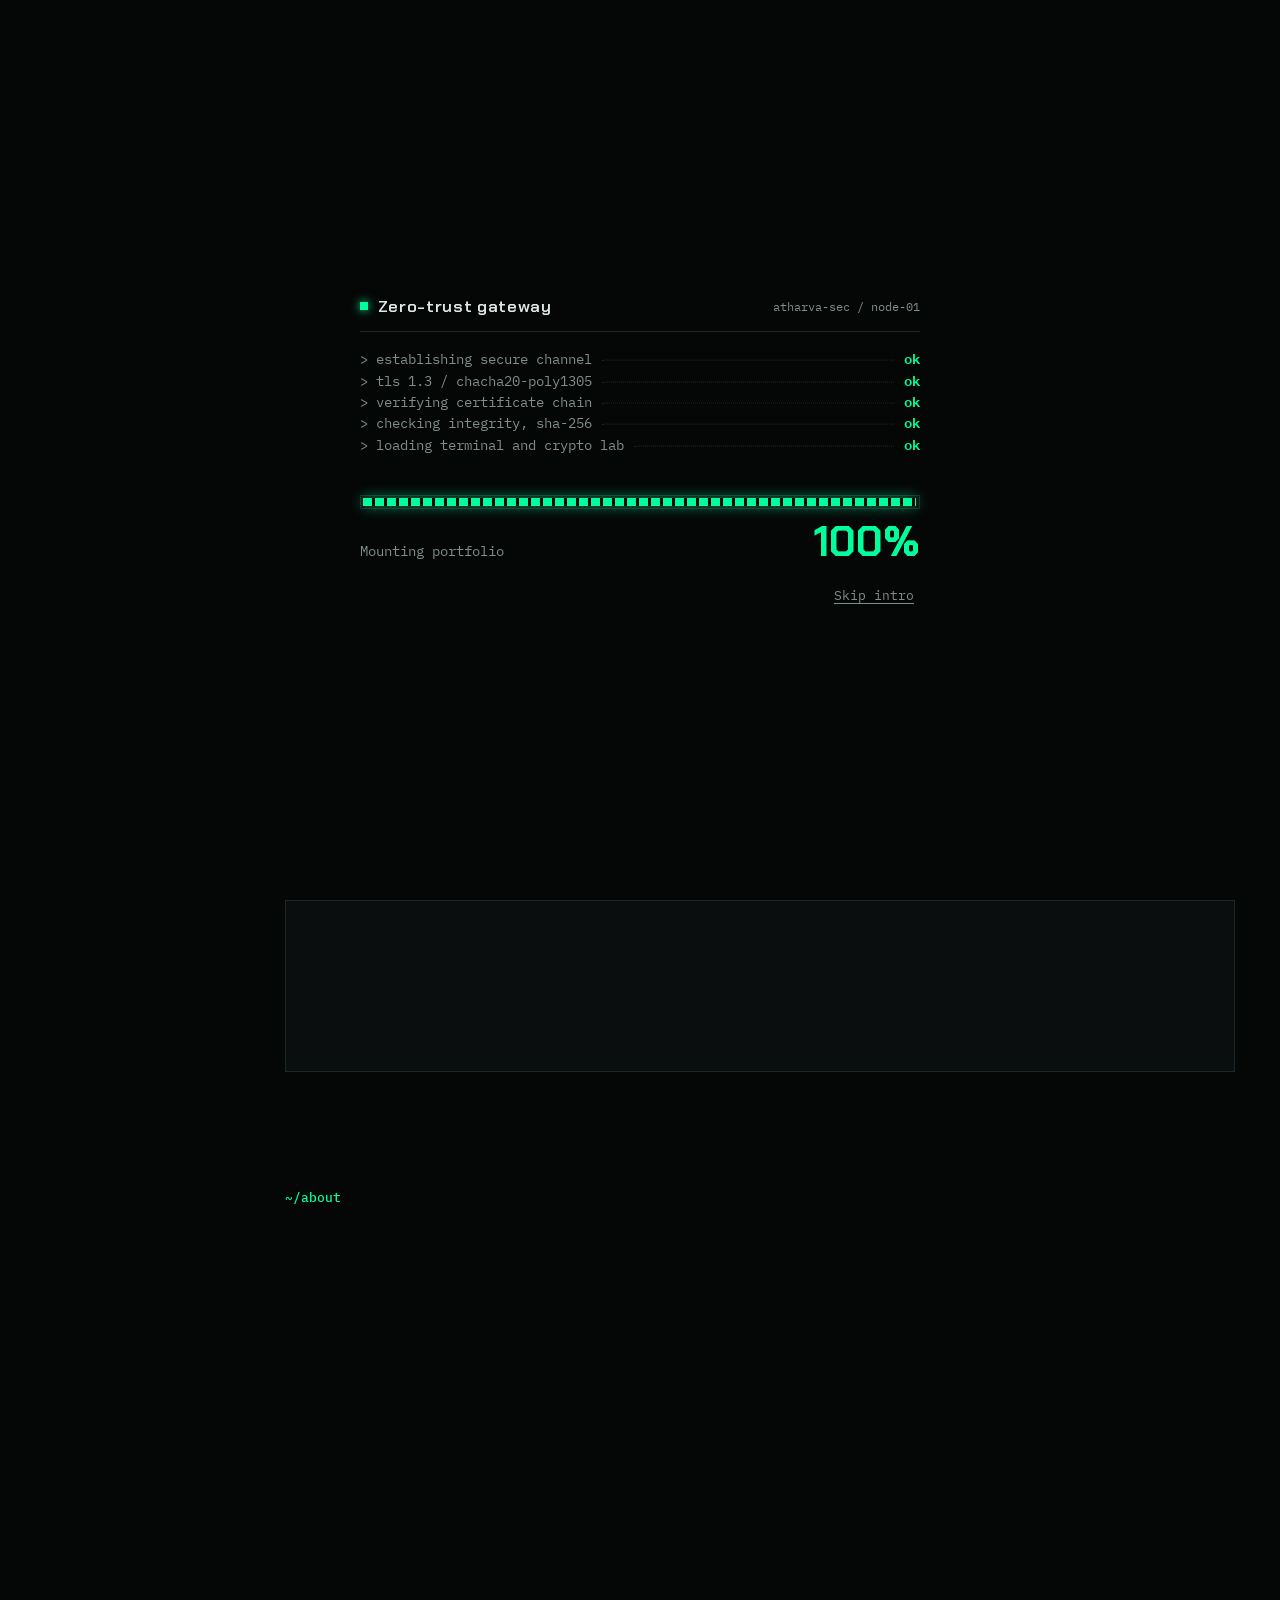
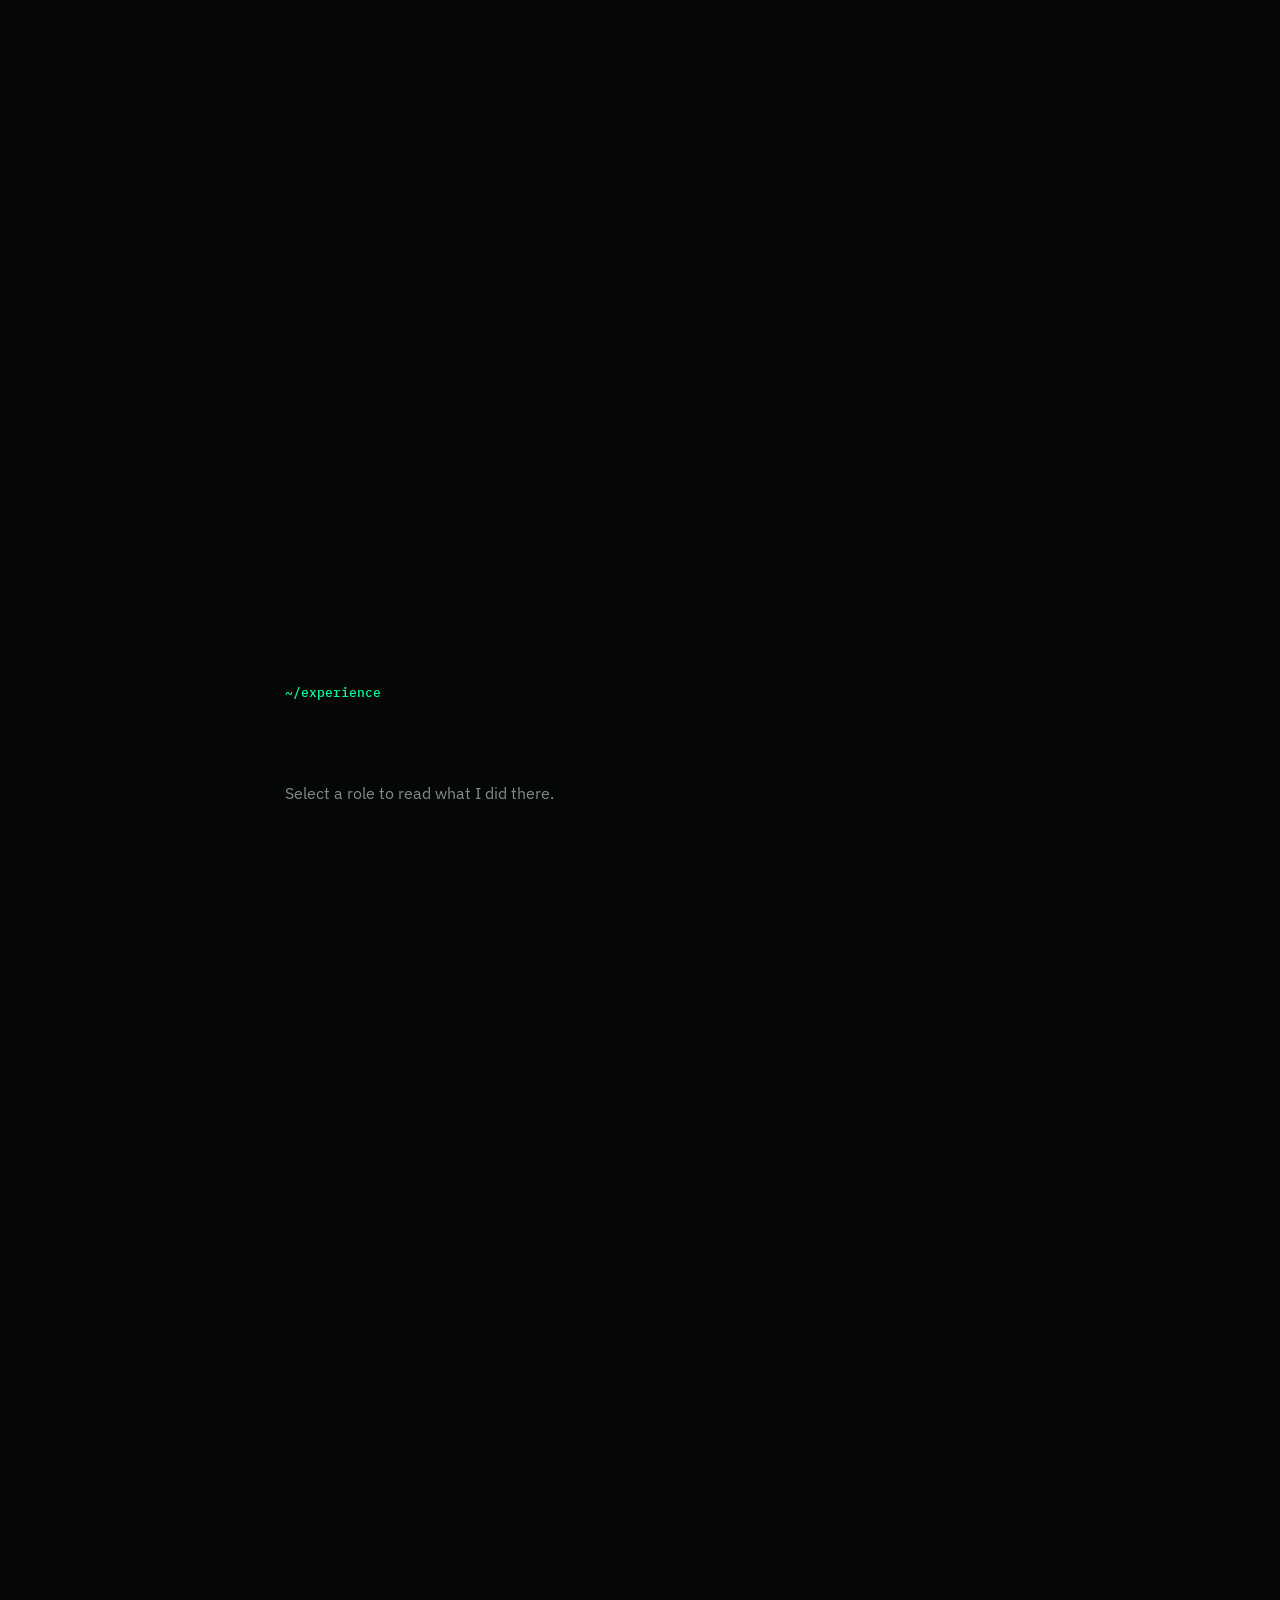
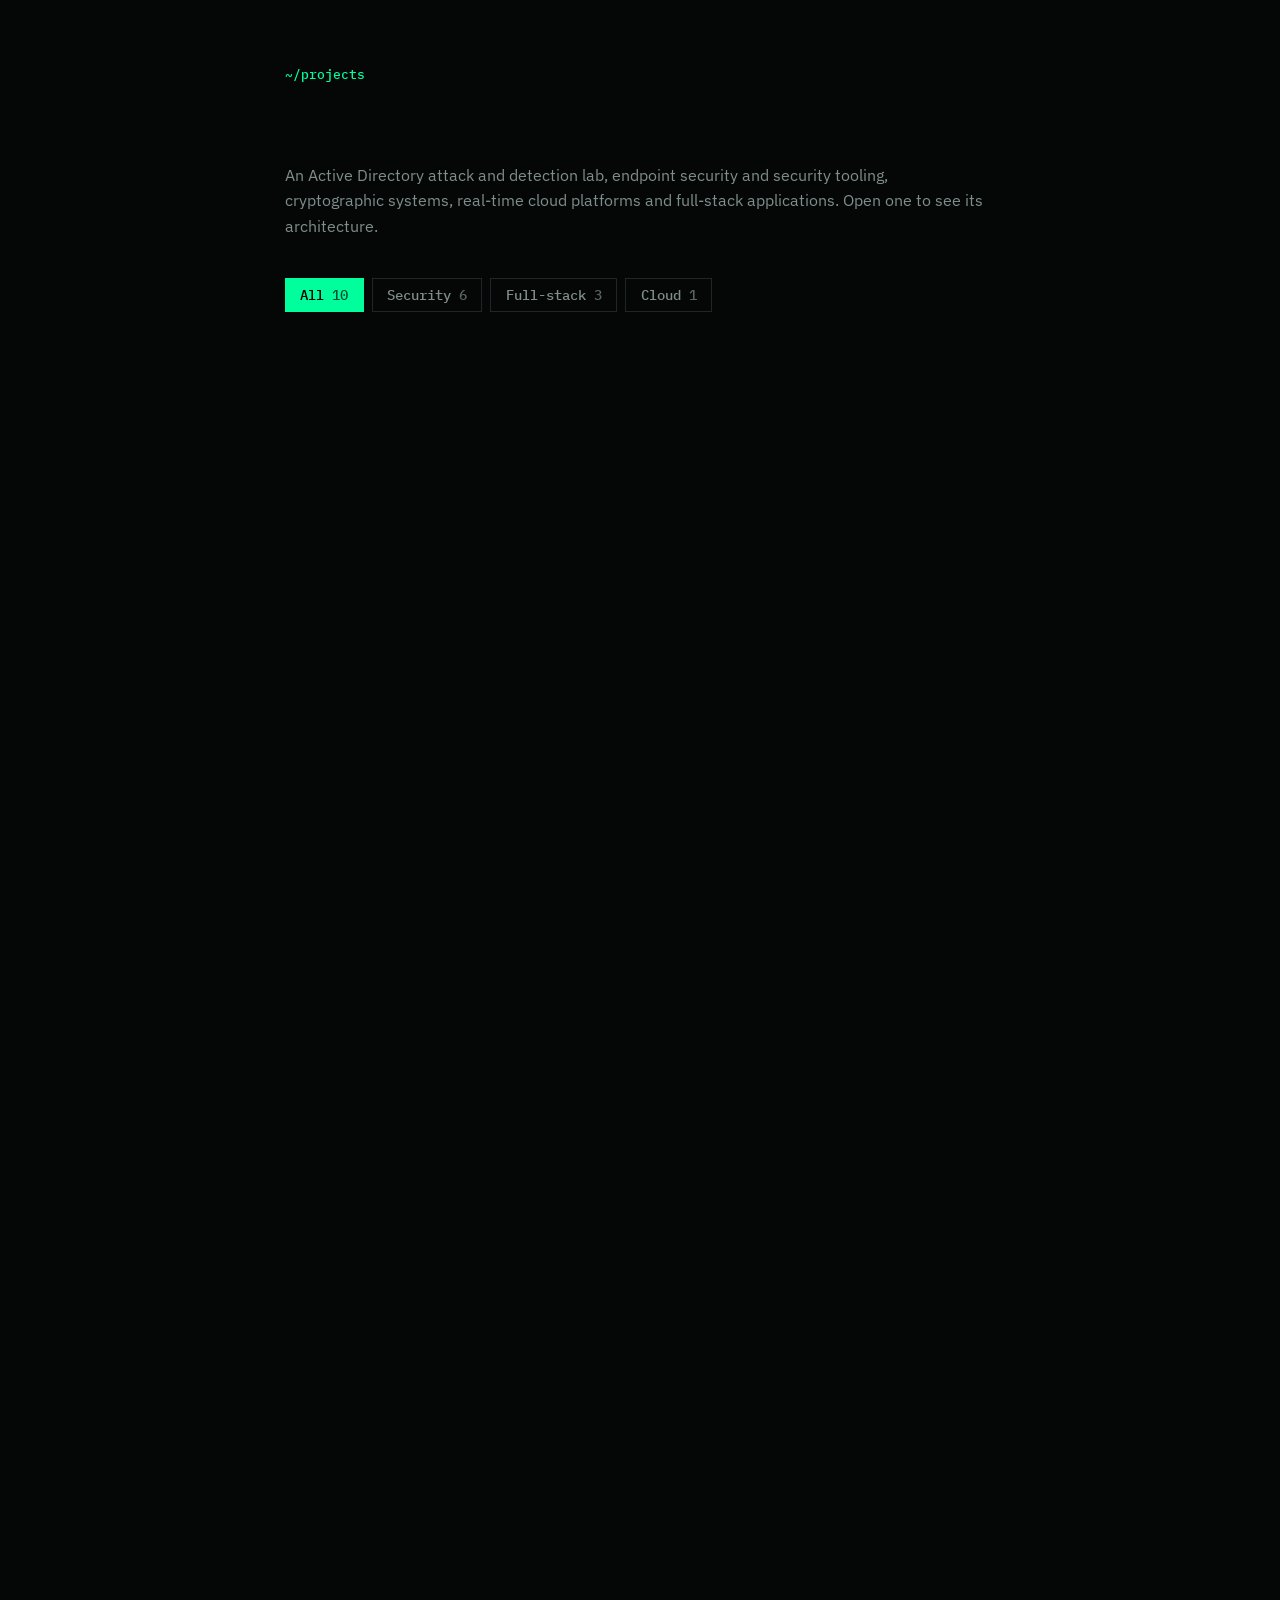
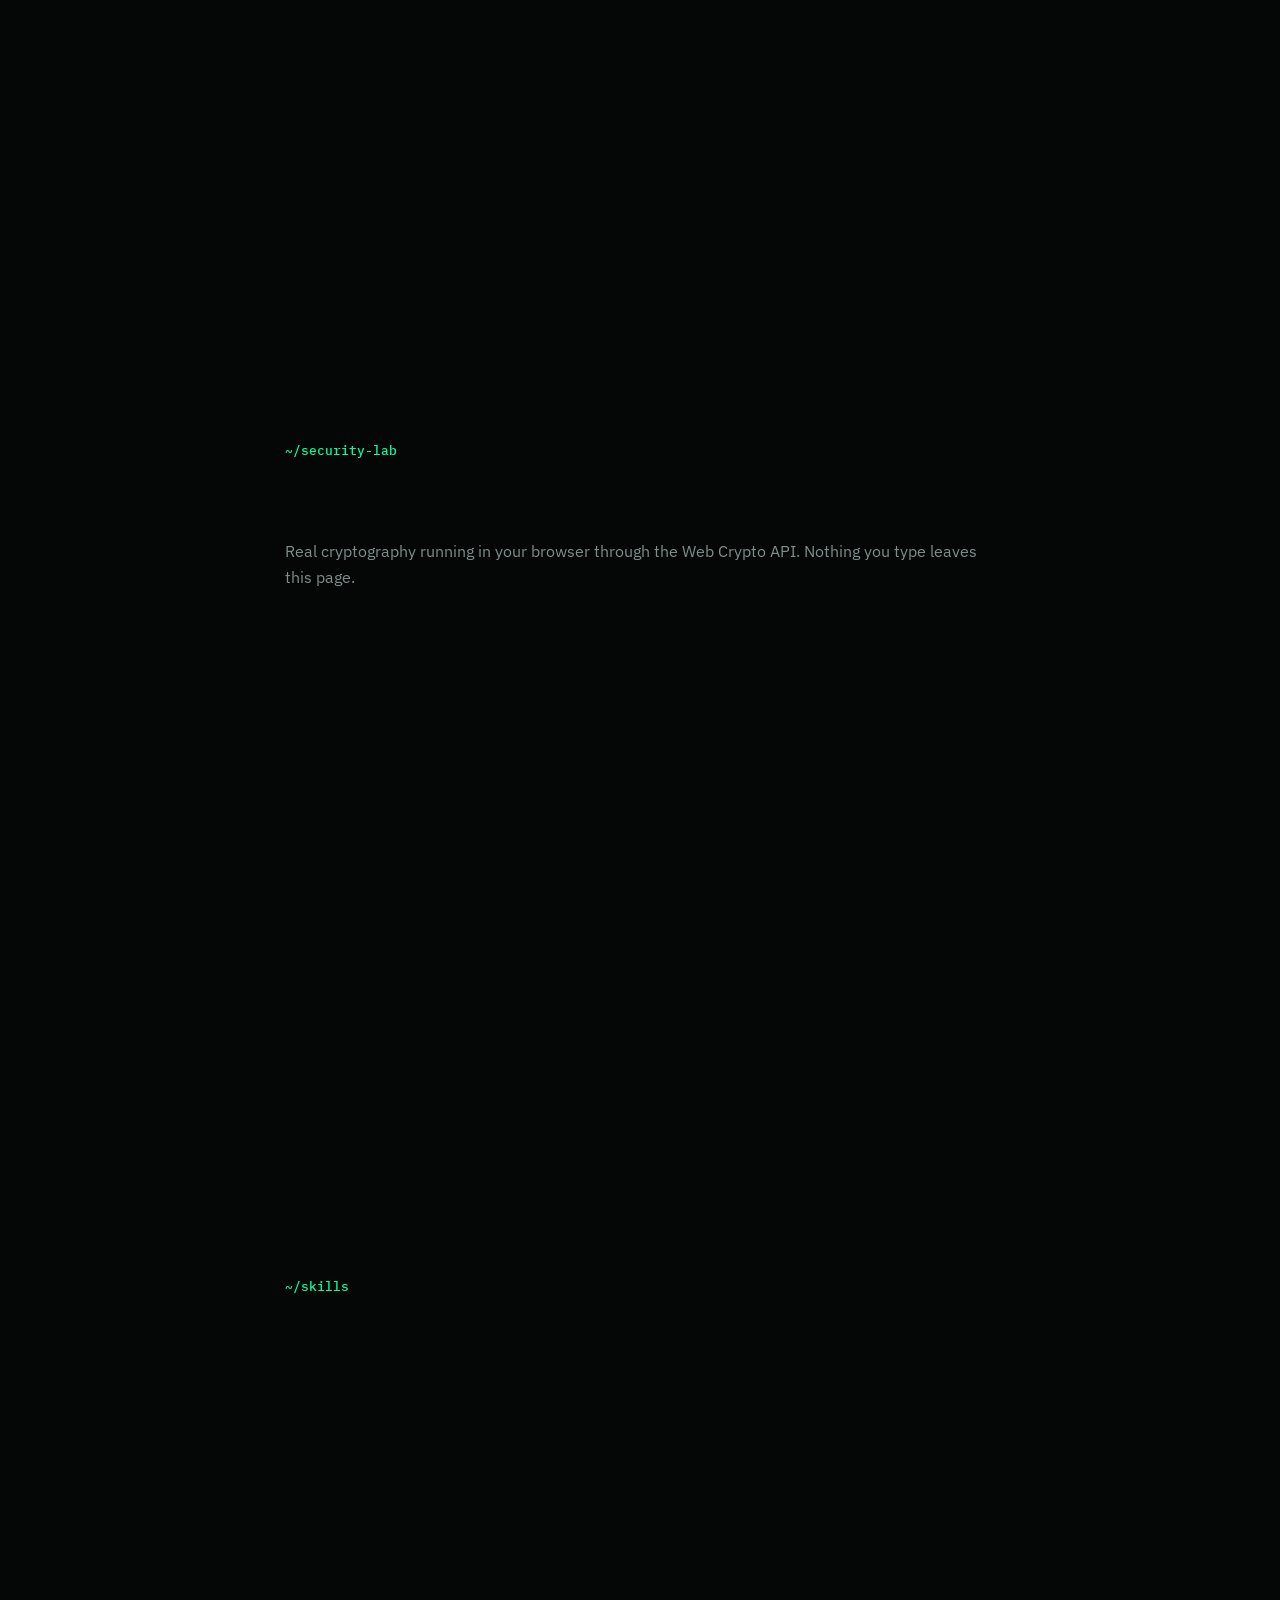
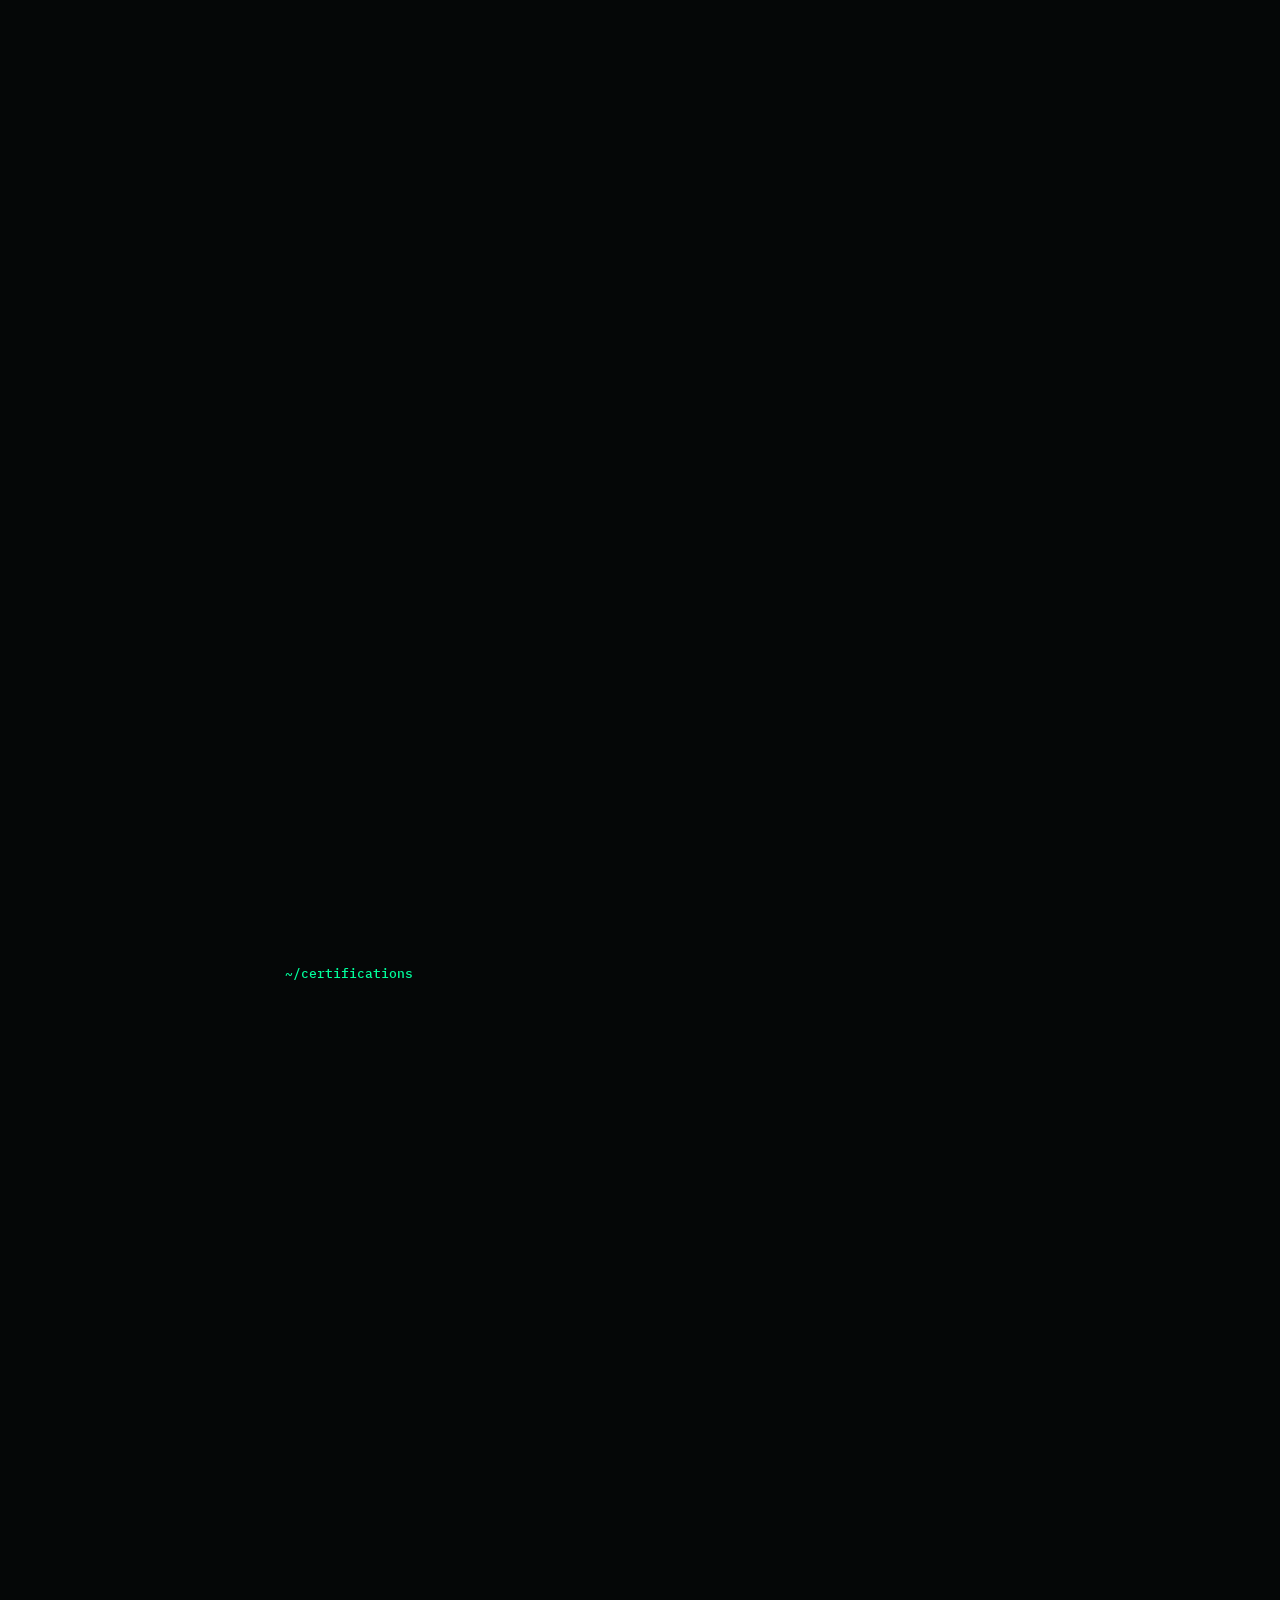
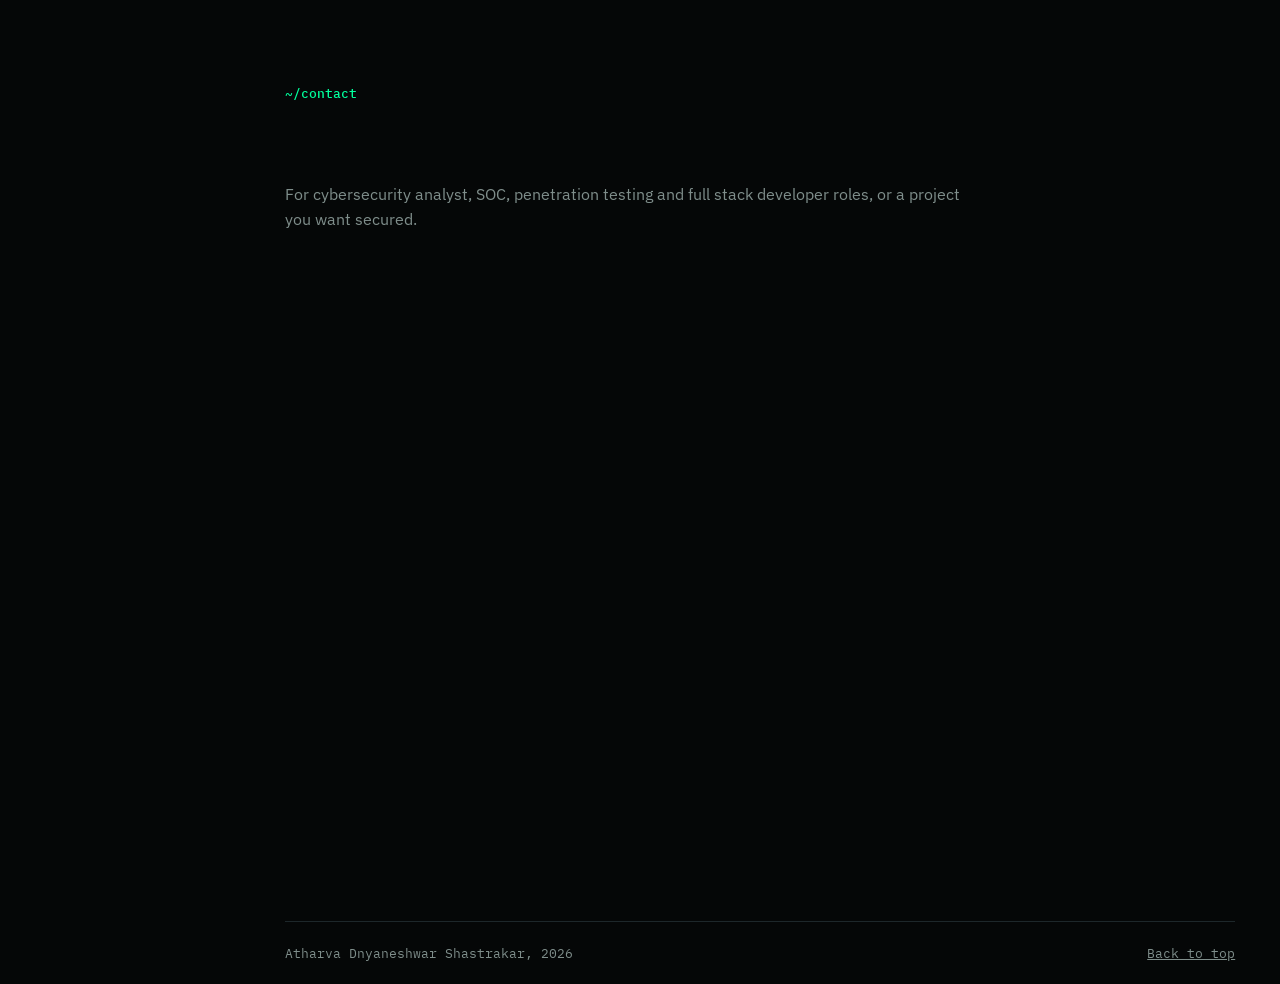
<file: index.html>
<!DOCTYPE html>
<html lang="en">
<head>
  <meta charset="UTF-8">
  <meta name="viewport" content="width=device-width, initial-scale=1.0">
  <title>Atharva Shastrakar | Cybersecurity Analyst & Full Stack Developer</title>
  <meta name="description" content="Portfolio of Atharva Shastrakar, cybersecurity analyst and full stack developer. Security tooling, cryptography, full-stack web apps and AWS DevSecOps.">
  <meta name="author" content="Atharva Dnyaneshwar Shastrakar">
  <meta property="og:type" content="website">
  <meta property="og:title" content="Atharva Shastrakar | Cybersecurity Analyst & Full Stack Developer">
  <meta property="og:description" content="Security tooling, cryptography, full-stack web apps and AWS DevSecOps, with a live terminal and crypto lab in the browser.">
  <meta name="theme-color" content="#050707">
  <link rel="icon" type="image/svg+xml" href="data:image/svg+xml,<svg xmlns='http://www.w3.org/2000/svg' viewBox='0 0 32 32'><rect width='32' height='32' fill='%23050707'/><path d='M6 26 16 5l10 21' fill='none' stroke='%2300FF9C' stroke-width='3'/><path d='M10 19h12' stroke='%23FF3355' stroke-width='3'/></svg>">
  <link rel="preconnect" href="https://fonts.googleapis.com">
  <link rel="preconnect" href="https://fonts.gstatic.com" crossorigin>
  <link rel="stylesheet" href="https://fonts.googleapis.com/css2?family=Chakra+Petch:wght@500;600;700&family=IBM+Plex+Mono:wght@400;500;600&family=IBM+Plex+Sans:wght@400;500;600&display=swap">
  <link rel="stylesheet" href="assets/css/site.css?v=8">
  <noscript><style>.gate{display:none}body.is-loading{overflow:auto}</style></noscript>
</head>
<body class="is-loading">
  <a class="skip" href="#experience">Skip to experience</a>

  <!-- Loading screen: boot log, then the gate doors open -->
  <div class="gate" id="gate" role="status" aria-label="Loading portfolio">
    <div class="gate-door top" aria-hidden="true"></div>
    <div class="gate-door bot" aria-hidden="true"></div>
    <div class="gate-core">
      <div class="gate-head"><span class="led"></span>Zero-trust gateway<span class="gate-host">atharva-sec / node-01</span></div>
      <div class="gate-log" id="gate-log" aria-hidden="true"></div>
      <div class="gate-bar" aria-hidden="true"><span id="gate-fill"></span></div>
      <div class="gate-row"><span id="gate-step">Initializing secure session</span><b id="gate-pct">0%</b></div>
      <div class="gate-stamp" id="gate-stamp" aria-hidden="true">Access granted</div>
      <button type="button" class="gate-skip" id="gate-skip">Skip intro</button>
    </div>
  </div>

  <canvas id="rain" aria-hidden="true"></canvas>

  <aside class="rail">
    <a class="rail-logo" href="#top" aria-label="Atharva Shastrakar, back to top"><span>AS</span><b>Atharva<br>Shastrakar</b></a>
    <nav class="rail-nav" aria-label="Sections">
      <a href="#about">~/about</a>
      <a href="#experience">~/experience</a>
      <a href="#projects">~/projects</a>
      <a href="#lab">~/security-lab</a>
      <a href="#skills">~/skills</a>
      <a href="#certs">~/certifications</a>
      <a href="#contact">~/contact</a>
    </nav>
    <div class="rail-foot">
      <p><span class="led"></span>Open to work</p>
      <a class="btn btn-fill" href="assets/documents/Atharva_Dnyaneshwar_Shastrakar_Resume.pdf" download>Download resume</a>
    </div>
  </aside>

  <main id="top">
    <!-- Hero: name on the left, live terminal on the right -->
    <section class="hero">
      <div class="hero-l">
        <p class="status"><span class="led"></span>System online, open to security and full-stack roles</p>
        <h1 class="name" aria-label="Atharva Shastrakar">
          <span class="glitch" data-text="Atharva" aria-hidden="true">Atharva</span>
          <span class="glitch line2" data-text="Shastrakar" aria-hidden="true">Shastrakar</span>
        </h1>
        <p class="role"><span aria-hidden="true">&gt;</span> <span id="typed"></span><span class="caret" aria-hidden="true"></span></p>
        <p class="lede" id="lede"></p>
        <div class="actions">
          <a class="btn btn-fill" href="assets/documents/Atharva_Dnyaneshwar_Shastrakar_Resume.pdf" download>Download resume</a>
          <a class="btn" href="#contact">Contact me</a>
          <a class="btn" href="https://github.com/AtharvaShastrakar" target="_blank" rel="noopener">GitHub</a>
          <a class="btn" href="https://www.linkedin.com/in/atharva-shastrakar/" target="_blank" rel="noopener">LinkedIn</a>
        </div>
      </div>
      <div class="hero-r">
        <div class="win term" id="term">
          <div class="win-bar"><span class="win-title">atharva@soc-node: ~/portfolio</span><span class="tag">SOC terminal</span></div>
          <div class="term-out" id="term-out" aria-live="polite"></div>
          <form class="term-in" id="term-form" autocomplete="off">
            <label for="term-input">$</label>
            <input id="term-input" type="text" spellcheck="false" autocapitalize="off" aria-label="Terminal command" placeholder="type help and press Enter">
          </form>
          <div class="term-quick" id="term-quick"></div>
        </div>
      </div>
    </section>

    <div class="stats" id="stats"></div>

    <!-- About -->
    <section class="sec" id="about">
      <header class="sec-head"><span class="path">~/about</span><h2>Security first, then ship</h2></header>
      <div class="about">
        <div class="panel id-card reveal">
          <div class="id-top"><span class="id-mark">AS</span><div><b>Atharva Dnyaneshwar Shastrakar</b><span>Cybersecurity Analyst and Full Stack Developer</span></div></div>
          <dl class="id-fields" id="id-fields"></dl>
        </div>
        <div class="about-r">
          <div class="panel reveal">
            <p>I completed my B.Tech in Computer Science and Engineering, specializing in Cyber Security and Digital Forensics, at VIT Bhopal University.</p>
            <p>Security cannot be treated as an afterthought or bolted on at the end of a sprint. My engineering approach treats it as a foundational architecture principle, from threat modeling and cryptographic validation to automated CI/CD security pipelines on AWS.</p>
            <blockquote>Dedicated to helping organizations detect threats proactively, eliminate software vulnerabilities, and deploy resilient web systems built to scale.</blockquote>
          </div>
          <div class="duo">
            <div class="panel reveal">
              <h3><span class="dot g"></span>Cybersecurity and forensics</h3>
              <ul class="ticks">
                <li><b>Penetration testing and audits.</b> Hands-on with Nmap, Wireshark, Metasploit and Burp Suite.</li>
                <li><b>NIST framework and incident response.</b> Threat identification, vulnerability triage and forensic analysis.</li>
                <li><b>Cryptographic protocols.</b> AES and DES, RSA and Diffie-Hellman, HMAC authentication.</li>
              </ul>
            </div>
            <div class="panel reveal">
              <h3><span class="dot r"></span>Full stack and AWS cloud</h3>
              <ul class="ticks">
                <li><b>Front end and back end.</b> React.js, Next.js, Django, Flask, RESTful APIs, Node.js.</li>
                <li><b>AWS infrastructure.</b> EC2 provisioning, S3 bucket encryption, IAM policy design.</li>
                <li><b>DevSecOps and CI/CD.</b> Docker containers and automated GitHub Actions pipelines.</li>
              </ul>
            </div>
          </div>
        </div>
      </div>
    </section>

    <!-- Experience: pick a role on the left, read it on the right -->
    <section class="sec" id="experience">
      <header class="sec-head"><span class="path">~/experience</span><h2>Experience</h2><p>Select a role to read what I did there.</p></header>
      <div class="xp reveal">
        <div class="xp-list" id="xp-list" role="tablist" aria-label="Roles"></div>
        <div class="xp-pane panel" id="xp-pane" role="tabpanel" tabindex="0"></div>
      </div>
    </section>

    <!-- Projects -->
    <section class="sec" id="projects">
      <header class="sec-head"><span class="path">~/projects</span><h2>Engineered projects</h2><p>An Active Directory attack and detection lab, endpoint security and security tooling, cryptographic systems, real-time cloud platforms and full-stack applications. Open one to see its architecture.</p></header>
      <div class="filters" id="filters" role="group" aria-label="Filter projects"></div>
      <div class="proj" id="proj"></div>
    </section>

    <!-- Security lab -->
    <section class="sec" id="lab">
      <header class="sec-head"><span class="path">~/security-lab</span><h2>Live security lab</h2><p>Real cryptography running in your browser through the Web Crypto API. Nothing you type leaves this page.</p></header>
      <div class="win lab reveal">
        <div class="win-bar tabs" role="tablist" aria-label="Lab tools">
          <button type="button" role="tab" class="tab" data-pane="cipher" aria-selected="true">Cipher suite</button>
          <button type="button" role="tab" class="tab" data-pane="password" aria-selected="false">Password analyzer</button>
          <button type="button" role="tab" class="tab" data-pane="nist" aria-selected="false">NIST CSF map</button>
        </div>

        <div class="pane" id="pane-cipher">
          <form class="cx" onsubmit="return false">
            <label>Algorithm
              <select id="cx-algo">
                <option value="aes">AES-256-GCM (authenticated encryption)</option>
                <option value="hmac">HMAC-SHA256 (message authentication)</option>
                <option value="sha">SHA-256 (hash digest)</option>
                <option value="caesar">Caesar substitution cipher</option>
                <option value="rail">Rail Fence transposition cipher</option>
                <option value="b64">Base64 encoding</option>
              </select>
            </label>
            <label id="cx-mode-wrap">Operation
              <select id="cx-mode"><option value="enc">Encrypt / encode</option><option value="dec">Decrypt / decode</option></select>
            </label>
            <label id="cx-key-wrap">Secret key or passphrase
              <input type="text" id="cx-key" value="correct horse battery staple" autocomplete="off" spellcheck="false">
            </label>
            <label id="cx-n-wrap" hidden><span class="row"><span id="cx-n-label">Shift</span><output id="cx-n-out">3</output></span>
              <input type="range" id="cx-n" min="1" max="25" step="1" value="3">
            </label>
            <label>Input
              <textarea id="cx-in" rows="4" spellcheck="false">Security is architecture, not an afterthought.</textarea>
            </label>
            <div class="actions">
              <button type="button" class="btn btn-fill" id="cx-run">Run cipher</button>
              <button type="button" class="btn" id="cx-swap">Use output as input</button>
            </div>
          </form>
          <div class="cx-res">
            <div class="row"><h3>Output</h3><button type="button" class="btn btn-sm" id="cx-copy" data-label="Copy output">Copy output</button></div>
            <pre class="cx-out" id="cx-out" aria-live="polite">Press "Run cipher" to see the result.</pre>
            <dl class="readouts">
              <div><dt>Algorithm</dt><dd id="ro-algo">–</dd></div>
              <div><dt>Key</dt><dd id="ro-key">–</dd></div>
              <div><dt>Time</dt><dd id="ro-time">–</dd></div>
              <div><dt>Status</dt><dd id="ro-status">Idle</dd></div>
            </dl>
          </div>
        </div>

        <div class="pane" id="pane-password" hidden>
          <div class="pw-l">
            <label>Password to test
              <input type="text" id="pw" autocomplete="off" spellcheck="false" placeholder="Type a password">
            </label>
            <p class="pw-score"><strong id="pw-bits">0 bits</strong><span id="pw-level" class="pill lvl-mid">Enter a password</span></p>
            <dl class="readouts three">
              <div><dt>Crack time at 100 billion guesses/s</dt><dd id="pw-time">–</dd></div>
              <div><dt>Character pool</dt><dd id="pw-pool">0 symbols</dd></div>
              <div><dt>Length</dt><dd id="pw-len">0 characters</dd></div>
            </dl>
          </div>
          <div class="pw-r">
            <h3>NIST SP 800-63B checklist</h3>
            <ul class="pw-checks" id="pw-checks"></ul>
          </div>
        </div>

        <div class="pane" id="pane-nist" hidden>
          <div class="nist" id="nist-list"></div>
        </div>
      </div>
    </section>

    <!-- Skills -->
    <section class="sec" id="skills">
      <header class="sec-head"><span class="path">~/skills</span><h2>Technical arsenal</h2></header>
      <div class="arsenal" id="arsenal"></div>
    </section>

    <!-- Certifications -->
    <section class="sec" id="certs">
      <header class="sec-head"><span class="path">~/certifications</span><h2>Certifications</h2></header>
      <div class="certs" id="cert-list"></div>
    </section>

    <!-- Contact -->
    <section class="sec" id="contact">
      <header class="sec-head"><span class="path">~/contact</span><h2>Open a channel</h2><p>For cybersecurity analyst, SOC, penetration testing and full stack developer roles, or a project you want secured.</p></header>
      <div class="contact">
        <div class="lines reveal">
          <div class="line"><span>Email</span><a href="mailto:atharva.d.s.shastrakar@gmail.com">atharva.d.s.shastrakar@gmail.com</a><button type="button" class="btn btn-sm" data-copy="atharva.d.s.shastrakar@gmail.com" data-label="Copy">Copy</button></div>
          <div class="line"><span>Phone</span><a href="tel:+917499074139">+91-7499074139</a><button type="button" class="btn btn-sm" data-copy="+91-7499074139" data-label="Copy">Copy</button></div>
          <div class="line"><span>LinkedIn</span><a href="https://www.linkedin.com/in/atharva-shastrakar/" target="_blank" rel="noopener">linkedin.com/in/atharva-shastrakar</a></div>
          <div class="line"><span>GitHub</span><a href="https://github.com/AtharvaShastrakar" target="_blank" rel="noopener">github.com/AtharvaShastrakar</a></div>
          <div class="line"><span>Location</span><b>Maharashtra, India</b></div>
        </div>
        <form class="panel form reveal" id="contact-form">
          <h3>Send a message</h3>
          <label>Your name or organization<input type="text" id="contact-name" required autocomplete="name"></label>
          <label>Your email<input type="email" id="contact-email" required autocomplete="email" placeholder="name@company.com"></label>
          <label>Subject
            <select id="contact-topic">
              <option>Cybersecurity Analyst Role / Hiring</option>
              <option>Full Stack Developer Role / Hiring</option>
              <option>Security Assessment or Penetration Test</option>
              <option>Project Collaboration</option>
              <option>CTF, Workshop or Speaking</option>
              <option>General Inquiry</option>
            </select>
          </label>
          <label>Message<textarea id="contact-message" rows="4" required></textarea></label>
          <button type="submit" class="btn btn-fill">Send message</button>
          <p class="form-note" id="form-note" role="status"></p>
        </form>
      </div>
    </section>

    <footer class="foot"><span>Atharva Dnyaneshwar Shastrakar, 2026</span><a href="#top">Back to top</a></footer>
  </main>

  <!-- Project detail drawer -->
  <dialog class="drawer" id="drawer" aria-labelledby="drawer-title">
    <button type="button" class="drawer-x" id="drawer-x" aria-label="Close project details">Close</button>
    <div id="drawer-body"></div>
  </dialog>

  <script src="assets/js/data.js?v=8"></script>
  <script src="assets/js/projects.js?v=8"></script>
  <script src="assets/js/site.js?v=8"></script>
</body>
</html>
</file>
<file: assets/css/site.css>
/* Atharva Shastrakar portfolio
   Operator console: carbon black, signal green, alert red. Square corners, bracket marks, mono labels. */
:root {
  --bg: #050707;
  --panel: #0A0E0F;
  --panel-2: #10161A;
  --line: #1D272A;
  --text: #DDE7E4;
  --mute: #7F8E8B;
  --g: #00FF9C;
  --r: #FF3355;
  --y: #FFC53D;
  --display: "Chakra Petch", "IBM Plex Sans", system-ui, sans-serif;
  --body: "IBM Plex Sans", system-ui, sans-serif;
  --mono: "IBM Plex Mono", ui-monospace, Menlo, monospace;
  --rail: 15rem;
  --pad: clamp(1.1rem, 3.5vw, 3rem);
  --ease: cubic-bezier(.2, .8, .2, 1);
}

*, *::before, *::after { box-sizing: border-box; }
[hidden] { display: none !important; }
html { scroll-behavior: smooth; scroll-padding-top: 1.5rem; background: var(--bg); -webkit-text-size-adjust: 100%; }
body { margin: 0; background: var(--bg); color: var(--text); font: 400 1rem/1.6 var(--body); -webkit-font-smoothing: antialiased; }
body.is-loading { overflow: hidden; }
body::after { content: ""; position: fixed; inset: 0; z-index: 80; pointer-events: none; background: repeating-linear-gradient(transparent 0 2px, rgba(0, 0, 0, .22) 2px 3px); opacity: .35; }
h1, h2, h3, p, ul, dl, dd, figure, blockquote, pre { margin: 0; }
ul { padding: 0; list-style: none; }
a { color: inherit; }
button, input, select, textarea { font: inherit; color: inherit; }
:focus-visible { outline: 2px solid var(--g); outline-offset: 3px; }
::selection { background: var(--g); color: #000; }
.skip { position: absolute; left: -999px; top: 0; z-index: 200; background: var(--g); color: #000; padding: .6rem 1rem; }
.skip:focus { left: 0; }
.led { display: inline-block; width: .5rem; height: .5rem; margin-right: .6rem; background: var(--g); box-shadow: 0 0 10px var(--g); animation: pulse 1.6s infinite; }
@keyframes pulse { 50% { opacity: .35; } }
#rain { position: fixed; inset: 0; width: 100%; height: 100%; z-index: 0; opacity: .13; pointer-events: none; }

/* ---------- Loading gate ---------- */
.gate { position: fixed; inset: 0; z-index: 100; display: grid; place-items: center; }
.gate-door { position: absolute; left: 0; right: 0; height: 50%; background: var(--bg); transition: transform .9s cubic-bezier(.7, 0, .2, 1) .15s; }
.gate-door.top { top: 0; border-bottom: 1px solid transparent; }
.gate-door.bot { bottom: 0; border-top: 1px solid transparent; }
.gate.granted .gate-door { border-color: var(--g); box-shadow: 0 0 40px rgba(0, 255, 156, .5); }
.gate.open .gate-door.top { transform: translateY(-101%); }
.gate.open .gate-door.bot { transform: translateY(101%); }
.gate.open { pointer-events: none; }
.gate-core { position: relative; width: min(560px, 100% - 2.5rem); font: 400 .85rem/1.5 var(--mono); transition: opacity .25s; }
.gate.open .gate-core { opacity: 0; }
.gate-head { display: flex; align-items: center; font: 600 1.05rem var(--display); letter-spacing: .04em; padding-bottom: .9rem; border-bottom: 1px solid var(--line); }
.gate-host { margin-left: auto; font: 400 .78rem var(--mono); color: var(--mute); letter-spacing: 0; }
.gate-log { min-height: 10.2rem; padding: 1rem 0; color: var(--mute); }
.gate-log div { display: flex; align-items: baseline; gap: .6rem; animation: logline .25s var(--ease) both; }
.gate-log i { flex: 1; border-bottom: 1px dotted var(--line); transform: translateY(-.25em); }
.gate-log b { color: var(--g); font-weight: 600; }
@keyframes logline { from { opacity: 0; transform: translateX(-10px); } }
.gate-bar { height: 14px; border: 1px solid var(--line); padding: 2px; }
.gate-bar span { display: block; height: 100%; width: 0; background: repeating-linear-gradient(90deg, var(--g) 0 9px, transparent 9px 12px); box-shadow: 0 0 14px rgba(0, 255, 156, .6); }
.gate-row { display: flex; justify-content: space-between; align-items: baseline; margin-top: .8rem; color: var(--mute); }
.gate-row b { font: 700 2.6rem/1 var(--display); color: var(--g); font-variant-numeric: tabular-nums; }
.gate-stamp { position: absolute; left: 50%; top: 42%; transform: translate(-50%, -50%) rotate(-6deg) scale(1.6); opacity: 0; white-space: nowrap; padding: .5rem 1.2rem; border: 3px solid var(--g); color: var(--g); background: rgba(5, 7, 7, .9); font: 700 clamp(1.5rem, 6vw, 2.4rem) var(--display); letter-spacing: .08em; text-transform: uppercase; }
.gate.granted .gate-stamp { animation: stamp .45s var(--ease) forwards; }
@keyframes stamp { 60% { opacity: 1; transform: translate(-50%, -50%) rotate(-6deg) scale(.94); } 100% { opacity: 1; transform: translate(-50%, -50%) rotate(-6deg) scale(1); } }
.gate-skip { display: block; margin: 1.4rem 0 0 auto; background: none; border: 0; color: var(--mute); font: 400 .8rem var(--mono); text-decoration: underline; text-underline-offset: 3px; cursor: pointer; }
.gate-skip:hover { color: var(--text); }

/* ---------- Rail ---------- */
.rail { position: fixed; z-index: 40; left: 0; top: 0; bottom: 0; width: var(--rail); display: flex; flex-direction: column; padding: 1.5rem 1.25rem; background: rgba(5, 7, 7, .92); border-right: 1px solid var(--line); }
.rail-logo { display: flex; align-items: center; gap: .75rem; text-decoration: none; }
.rail-logo span { display: grid; place-items: center; width: 2.6rem; height: 2.6rem; background: var(--g); color: #000; font: 700 1rem var(--display); clip-path: polygon(0 0, 100% 0, 100% 70%, 70% 100%, 0 100%); }
.rail-logo b { font: 600 .98rem/1.15 var(--display); letter-spacing: .02em; }
.rail-nav { display: flex; flex-direction: column; margin-top: 2.5rem; }
.rail-nav a { position: relative; padding: .55rem 0 .55rem .9rem; font: 400 .85rem var(--mono); color: var(--mute); text-decoration: none; border-left: 1px solid var(--line); transition: color .2s, padding .2s; }
.rail-nav a:hover { color: var(--text); padding-left: 1.2rem; }
.rail-nav a[aria-current="true"] { color: var(--g); border-left-color: var(--g); padding-left: 1.2rem; }
.rail-foot { margin-top: auto; display: grid; gap: .9rem; }
.rail-foot p { font: 400 .8rem var(--mono); color: var(--mute); }

main { position: relative; z-index: 1; margin-left: var(--rail); padding: 0 var(--pad); max-width: calc(var(--rail) + 1240px); }

/* ---------- Buttons, tags, chips ---------- */
.btn { display: inline-flex; align-items: center; justify-content: center; min-height: 2.75rem; padding: .5rem 1.15rem; border: 1px solid var(--line); background: var(--panel); color: var(--text); font: 600 .92rem var(--display); letter-spacing: .03em; text-decoration: none; cursor: pointer; transition: border-color .2s, color .2s, background .2s, transform .2s; }
.btn:hover { border-color: var(--g); color: var(--g); }
.btn:active { transform: translateY(1px); }
.btn-fill { border: 0; background: var(--g); color: #000; clip-path: polygon(0 0, calc(100% - 12px) 0, 100% 12px, 100% 100%, 12px 100%, 0 calc(100% - 12px)); }
.btn-fill:hover { background: #fff; color: #000; }
.btn-sm { min-height: 2rem; padding: .2rem .7rem; font-size: .8rem; }
.tag { display: inline-block; padding: .25rem .55rem; border: 1px solid currentColor; color: var(--y); font: 500 .72rem/1.2 var(--mono); white-space: nowrap; }
.chips { display: flex; flex-wrap: wrap; gap: .4rem; }
.chips span { padding: .25rem .55rem; background: var(--panel-2); border: 1px solid var(--line); font: 400 .76rem var(--mono); color: #B9C6C2; }
.path { font: 500 .82rem var(--mono); color: var(--g); }
.row { display: flex; align-items: center; justify-content: space-between; gap: 1rem; }

/* Panels with bracket corners */
.panel, .win { position: relative; background: var(--panel); border: 1px solid var(--line); }
.panel { padding: clamp(1.1rem, 2.2vw, 1.75rem); }
.panel::before, .panel::after, .win::before, .win::after { content: ""; position: absolute; width: 14px; height: 14px; pointer-events: none; z-index: 2; }
.panel::before, .win::before { left: -1px; top: -1px; border-left: 2px solid var(--g); border-top: 2px solid var(--g); }
.panel::after, .win::after { right: -1px; bottom: -1px; border-right: 2px solid var(--g); border-bottom: 2px solid var(--g); }
.win-bar { display: flex; align-items: center; gap: .8rem; padding: .6rem 1rem; background: var(--panel-2); border-bottom: 1px solid var(--line); }
.win-title { margin-right: auto; font: 400 .8rem var(--mono); color: var(--mute); overflow: hidden; text-overflow: ellipsis; white-space: nowrap; }
.win-bar .tag { color: var(--g); }
h3 { font: 600 1.15rem/1.25 var(--display); letter-spacing: .01em; }
.ticks li { position: relative; padding: .35rem 0 .35rem 1.4rem; color: #BFCBC8; }
.ticks li::before { content: ""; position: absolute; left: 0; top: .95em; width: .6rem; height: 2px; background: var(--g); }
.ticks b { color: var(--text); font-weight: 600; }

/* ---------- Hero ---------- */
.hero { display: grid; grid-template-columns: minmax(0, 1.05fr) minmax(0, 1fr); gap: clamp(1.5rem, 4vw, 3.5rem); align-items: center; min-height: 100vh; padding: 3rem 0; }
.status { display: flex; align-items: center; font: 400 .82rem var(--mono); color: var(--mute); }
.name { margin-top: 1.2rem; font: 700 clamp(2.5rem, 5.1vw, 5.4rem)/.95 var(--display); letter-spacing: -.01em; text-transform: uppercase; }
.glitch { position: relative; display: block; width: fit-content; }
.glitch.line2 { color: transparent; -webkit-text-stroke: 2px var(--g); }
.glitch::before, .glitch::after { content: attr(data-text); position: absolute; inset: 0; pointer-events: none; clip-path: inset(0 0 100% 0); -webkit-text-stroke: 0; }
.glitch::before { color: var(--r); }
.glitch::after { color: var(--g); }
.ready .glitch::before { animation: gl-a 5s steps(1) infinite; }
.ready .glitch::after { animation: gl-b 5s steps(1) infinite; }
.ready .glitch.line2::before, .ready .glitch.line2::after { animation-delay: .35s; }
@keyframes gl-a { 0%, 6%, 100% { clip-path: inset(0 0 100% 0); transform: none; } 1% { clip-path: inset(12% 0 62% 0); transform: translate(-6px, 0); } 3% { clip-path: inset(58% 0 14% 0); transform: translate(5px, 0); } 5% { clip-path: inset(34% 0 40% 0); transform: translate(-3px, 0); } }
@keyframes gl-b { 0%, 6%, 100% { clip-path: inset(0 0 100% 0); transform: none; } 2% { clip-path: inset(66% 0 8% 0); transform: translate(6px, 0); } 4% { clip-path: inset(8% 0 72% 0); transform: translate(-5px, 0); } }
.role { margin-top: 1.4rem; min-height: 1.7em; font: 500 clamp(1rem, 1.6vw, 1.25rem) var(--mono); color: var(--g); }
.caret { display: inline-block; width: .6em; height: 1.1em; margin-left: .15em; background: var(--g); vertical-align: text-bottom; animation: blink 1s steps(1) infinite; }
@keyframes blink { 50% { opacity: 0; } }
.lede { margin-top: 1rem; max-width: 34rem; color: #BFCBC8; font-size: 1.05rem; }
.actions { display: flex; flex-wrap: wrap; gap: .6rem; margin-top: 1.75rem; }
.hero-l > * { opacity: 0; transform: translateY(18px); }
.ready .hero-l > * { animation: rise .7s var(--ease) forwards; }
.ready .hero-l > :nth-child(2) { animation-delay: .08s; } .ready .hero-l > :nth-child(3) { animation-delay: .16s; }
.ready .hero-l > :nth-child(4) { animation-delay: .24s; } .ready .hero-l > :nth-child(5) { animation-delay: .32s; }
.hero-r { opacity: 0; transform: translateX(30px); }
.ready .hero-r { animation: rise .8s .3s var(--ease) forwards; }
@keyframes rise { to { opacity: 1; transform: none; } }

/* Terminal */
.term { box-shadow: 0 0 80px -28px rgba(0, 255, 156, .5); }
.term:focus-within { border-color: rgba(0, 255, 156, .55); }
.term-out { height: 22rem; overflow-y: auto; padding: 1rem 1.1rem; background: #020303; font: 400 .85rem/1.6 var(--mono); white-space: pre-wrap; overflow-wrap: anywhere; scrollbar-color: var(--line) transparent; }
.term-out .echo { color: var(--g); } .term-out .err { color: var(--r); } .term-out .dim { color: var(--mute); } .term-out .hl { color: var(--y); }
.term-in { display: flex; align-items: center; gap: .6rem; padding: 0 1.1rem; background: #020303; border-top: 1px solid var(--line); }
.term-in label { color: var(--g); font: 600 1rem var(--mono); }
.term-in input[type="text"] { flex: 1; min-width: 0; min-height: 2.8rem; margin: 0; padding: 0; border: 0; outline: 0; box-shadow: none; background: none; font: 400 .9rem var(--mono); caret-color: var(--g); }
.term-quick { display: flex; flex-wrap: wrap; gap: .4rem; padding: .8rem 1.1rem; border-top: 1px solid var(--line); }
.term-quick button { padding: .3rem .6rem; background: none; border: 1px solid var(--line); color: var(--mute); font: 400 .74rem var(--mono); cursor: pointer; transition: color .2s, border-color .2s; }
.term-quick button:hover { color: var(--g); border-color: var(--g); }

/* ---------- Stats ---------- */
.stats { display: grid; grid-template-columns: repeat(5, 1fr); border: 1px solid var(--line); background: var(--panel); }
.stat { padding: 1.3rem 1.2rem; border-left: 1px solid var(--line); opacity: 0; transform: translateY(14px); transition: opacity .6s var(--ease), transform .6s var(--ease); }
.stat:first-child { border-left: 0; }
.stats.in .stat { opacity: 1; transform: none; }
.stats.in .stat:nth-child(2) { transition-delay: .07s; } .stats.in .stat:nth-child(3) { transition-delay: .14s; } .stats.in .stat:nth-child(4) { transition-delay: .21s; } .stats.in .stat:nth-child(5) { transition-delay: .28s; }
.stat b { display: block; font: 700 clamp(2rem, 3.4vw, 3rem)/1 var(--display); color: var(--g); font-variant-numeric: tabular-nums; }
.stat span { display: block; margin-top: .5rem; font-weight: 500; line-height: 1.35; }
.stat em { display: block; margin-top: .25rem; font: 400 .74rem var(--mono); color: var(--mute); font-style: normal; }

/* ---------- Sections ---------- */
.sec { padding: clamp(4rem, 9vw, 7rem) 0 0; }
.sec-head { margin-bottom: clamp(1.5rem, 3vw, 2.5rem); }
.sec-head h2 { margin-top: .4rem; font: 700 clamp(2rem, 4.4vw, 3.4rem)/1.05 var(--display); text-transform: uppercase; letter-spacing: .005em; clip-path: inset(0 100% 0 0); transition: clip-path .9s var(--ease); }
.sec-head.in h2 { clip-path: inset(0 0 0 0); }
.sec-head p { margin-top: .8rem; max-width: 44rem; color: var(--mute); }
.reveal { opacity: 0; transform: translateY(22px); transition: opacity .7s var(--ease), transform .7s var(--ease); }
.reveal.in { opacity: 1; transform: none; }

/* About */
.about { display: grid; grid-template-columns: minmax(0, 22rem) minmax(0, 1fr); gap: 1.25rem; align-items: start; }
.id-top { display: flex; align-items: center; gap: .9rem; padding-bottom: 1.1rem; border-bottom: 1px solid var(--line); }
.id-mark { display: grid; place-items: center; flex: none; width: 3.4rem; height: 3.4rem; border: 1px solid var(--g); color: var(--g); font: 700 1.3rem var(--display); }
.id-top b { display: block; font: 600 1.05rem/1.25 var(--display); }
.id-top span:not(.id-mark) { display: block; margin-top: .2rem; font-size: .88rem; color: var(--mute); }
.id-fields div { padding: .75rem 0; border-bottom: 1px solid var(--line); }
.id-fields div:last-child { border-bottom: 0; padding-bottom: 0; }
.id-fields dt { font: 400 .72rem var(--mono); color: var(--mute); }
.id-fields dd { margin-top: .15rem; font-weight: 500; }
.about-r { display: grid; gap: 1.25rem; }
.about-r p + p { margin-top: .9rem; }
.about-r p { color: #BFCBC8; }
blockquote { margin-top: 1.2rem; padding: .2rem 0 .2rem 1rem; border-left: 2px solid var(--g); font: 500 1.1rem/1.45 var(--display); color: var(--text); }
.duo { display: grid; grid-template-columns: 1fr 1fr; gap: 1.25rem; }
.duo h3 { display: flex; align-items: center; margin-bottom: .7rem; }
.dot { width: .6rem; height: .6rem; margin-right: .6rem; background: var(--g); } .dot.r { background: var(--r); }

/* Experience */
.xp { display: grid; grid-template-columns: minmax(0, 19rem) minmax(0, 1fr); gap: 1.25rem; align-items: start; }
.xp-list { display: grid; gap: .5rem; }
.xp-tab { position: relative; display: grid; gap: .15rem; padding: .95rem 1rem .95rem 1.2rem; text-align: left; background: var(--panel); border: 1px solid var(--line); cursor: pointer; transition: border-color .2s, background .2s, transform .25s var(--ease); }
.xp-tab::before { content: ""; position: absolute; left: 0; top: 0; bottom: 0; width: 3px; background: var(--g); transform: scaleY(0); transition: transform .3s var(--ease); }
.xp-tab:hover { border-color: var(--mute); }
.xp-tab[aria-selected="true"] { background: var(--panel-2); border-color: var(--g); transform: translateX(6px); }
.xp-tab[aria-selected="true"]::before { transform: scaleY(1); }
.xp-date { font: 500 .76rem var(--mono); color: var(--g); }
.xp-tab b { font: 600 1.05rem/1.25 var(--display); }
.xp-tab span:last-child { font-size: .9rem; color: var(--mute); }
.xp-pane { min-height: 23rem; }
.xp-head { display: flex; flex-wrap: wrap; justify-content: space-between; gap: 1rem; padding-bottom: 1.1rem; margin-bottom: .6rem; border-bottom: 1px solid var(--line); animation: fadein .4s var(--ease); }
.xp-head h3 { font-size: clamp(1.4rem, 2.4vw, 1.9rem); }
.xp-co { margin-top: .2rem; color: var(--y); font-weight: 500; }
.xp-meta { display: flex; flex-direction: column; align-items: flex-end; gap: .5rem; }
.ticks.big li { padding: .6rem 0 .6rem 1.5rem; font-size: 1.02rem; animation: fadein .45s var(--ease) both; animation-delay: calc(.08s + var(--k) * .07s); }
.ticks.big li::before { top: 1.25em; }
.xp-pane .chips { margin-top: 1.1rem; }
@keyframes fadein { from { opacity: 0; transform: translateX(-12px); } }

/* Projects */
.filters { display: flex; flex-wrap: wrap; gap: .5rem; margin-bottom: 1.25rem; }
.filter { padding: .45rem .9rem; background: none; border: 1px solid var(--line); color: var(--mute); font: 500 .85rem var(--mono); cursor: pointer; }
.filter span { margin-left: .5rem; opacity: .7; }
.filter:hover { color: var(--text); }
.filter[aria-pressed="true"] { background: var(--g); border-color: var(--g); color: #000; }
.proj { display: grid; grid-template-columns: repeat(3, minmax(0, 1fr)); gap: 1.25rem; }
.card { position: relative; display: flex; flex-direction: column; gap: .8rem; min-width: 0; padding: 1.3rem; text-align: left; background: var(--panel); border: 1px solid var(--line); cursor: pointer; overflow: hidden; transition: opacity .7s var(--ease), transform .35s var(--ease), border-color .25s; }
.card::after { content: ""; position: absolute; left: 0; right: 0; top: -40%; height: 40%; background: linear-gradient(transparent, rgba(0, 255, 156, .12)); pointer-events: none; }
.card:hover { border-color: var(--g); transform: translateY(-4px); }
.card:hover::after { animation: sweep .9s linear; }
@keyframes sweep { to { top: 100%; } }
.card-top { display: flex; align-items: flex-start; justify-content: space-between; gap: .6rem; }
.card-name { font: 700 1.4rem/1.15 var(--display); }
.card-text { color: #BFCBC8; font-size: .95rem; }
.card-open { margin-top: auto; padding-top: .4rem; font: 600 .9rem var(--display); color: var(--g); letter-spacing: .03em; }
.card-open::before { content: "+ "; }

/* Drawer */
.drawer { margin: 0 0 0 auto; width: min(760px, 100vw); height: 100dvh; max-height: none; padding: 0; border: 0; border-left: 1px solid var(--g); background: var(--panel); color: var(--text); overflow-y: auto; }
.drawer::backdrop { background: rgba(0, 0, 0, .75); }
.drawer[open] { animation: slide-in .45s var(--ease); }
@keyframes slide-in { from { transform: translateX(100%); } }
.drawer-x { position: sticky; top: 0; float: right; z-index: 2; margin: 1rem; padding: .45rem .9rem; background: var(--bg); border: 1px solid var(--line); font: 500 .8rem var(--mono); cursor: pointer; }
.drawer-x:hover { border-color: var(--r); color: var(--r); }
#drawer-body { padding: clamp(1.4rem, 4vw, 2.5rem); }
#drawer-body h2 { margin-top: .5rem; font: 700 clamp(1.5rem, 3.2vw, 2.1rem)/1.15 var(--display); }
.drawer-cat { margin: .3rem 0 1.1rem; color: var(--y); font-weight: 500; }
#drawer-body h3 { margin: 1.6rem 0 .6rem; font-size: 1rem; color: var(--mute); }
.arch { padding: 1rem; overflow-x: auto; background: #020303; border: 1px solid var(--line); font: 400 .72rem/1.45 var(--mono); color: var(--g); }
.drawer-link { margin-top: 1.6rem; }

/* Lab */
.lab .tabs { padding: 0; gap: 0; overflow-x: auto; }
.tab { padding: .85rem 1.2rem; background: none; border: 0; border-right: 1px solid var(--line); color: var(--mute); font: 600 .92rem var(--display); letter-spacing: .03em; white-space: nowrap; cursor: pointer; }
.tab:hover { color: var(--text); }
.tab[aria-selected="true"] { background: var(--panel); color: var(--g); box-shadow: inset 0 2px 0 var(--g); }
.pane { padding: clamp(1.1rem, 2.4vw, 1.9rem); }
#pane-cipher { display: grid; grid-template-columns: minmax(0, 1fr) minmax(0, 1.25fr); gap: clamp(1.1rem, 2.4vw, 1.9rem); }
#pane-password { display: grid; grid-template-columns: minmax(0, 1.25fr) minmax(0, 1fr); gap: clamp(1.1rem, 2.4vw, 1.9rem); }
.cx, .form, .pw-l { display: grid; gap: 1rem; align-content: start; }
label { display: block; font: 400 .78rem var(--mono); color: var(--mute); }
input[type="text"], input[type="email"], select, textarea { display: block; width: 100%; min-height: 2.75rem; margin-top: .4rem; padding: .55rem .75rem; background: #020303; border: 1px solid var(--line); border-radius: 0; font: 400 .95rem var(--body); color: var(--text); }
textarea { resize: vertical; font-family: var(--mono); font-size: .88rem; }
input:focus, select:focus, textarea:focus { outline: 0; border-color: var(--g); box-shadow: 0 0 0 3px rgba(0, 255, 156, .14); }
label output { color: var(--g); font-weight: 600; }
input[type="range"] { width: 100%; margin-top: .6rem; accent-color: var(--g); }
.cx .actions { margin-top: 0; }
.cx-res { display: flex; flex-direction: column; gap: .9rem; min-width: 0; }
.cx-out { flex: 1; min-height: 12rem; max-height: 22rem; overflow: auto; padding: 1rem; background: #020303; border: 1px solid var(--line); font: 400 .88rem/1.6 var(--mono); color: var(--g); white-space: pre-wrap; overflow-wrap: anywhere; }
.cx-out.is-err { color: var(--r); }
.readouts { display: grid; grid-template-columns: repeat(4, minmax(0, 1fr)); gap: .6rem; }
.readouts.three { grid-template-columns: 1.5fr 1fr 1fr; }
.readouts div { padding: .65rem .75rem; background: #020303; border: 1px solid var(--line); }
.readouts dt { font: 400 .68rem var(--mono); color: var(--mute); }
.readouts dd { margin-top: .2rem; font: 600 .95rem var(--display); color: var(--g); overflow-wrap: anywhere; }
.pw-score { display: flex; flex-wrap: wrap; align-items: center; gap: .6rem 1rem; padding: 1rem; background: #020303; border: 1px solid var(--line); }
.pw-score strong { font: 700 2.4rem/1 var(--display); color: var(--g); font-variant-numeric: tabular-nums; }
.pill { padding: .3rem .7rem; border: 1px solid currentColor; font: 500 .78rem var(--mono); }
.lvl-good { color: var(--g); } .lvl-mid { color: var(--y); } .lvl-bad { color: var(--r); }
.pw-checks { display: grid; gap: .65rem; margin-top: .9rem; color: var(--mute); }
.pw-checks li::before { content: "[ ]"; margin-right: .6rem; font-family: var(--mono); }
.pw-checks li.ok { color: var(--g); }
.pw-checks li.ok::before { content: "[x]"; }
.nist { display: grid; grid-template-columns: repeat(5, minmax(0, 1fr)); gap: 0; }
.nist article { padding: 0 1rem; border-left: 1px solid var(--line); }
.nist article:first-child { border-left: 0; padding-left: 0; }
.nist-code { font: 700 2.2rem/1 var(--display); color: var(--g); }
.nist h3 { margin-top: .4rem; }
.nist p { font: 400 .74rem var(--mono); color: var(--y); margin: .2rem 0 .5rem; }
.nist .ticks li { font-size: .88rem; padding-left: 1.1rem; }

/* Skills */
.arsenal { display: grid; grid-template-columns: 1fr 1fr; gap: 1.25rem; }
.arsenal h3 { display: flex; justify-content: space-between; align-items: baseline; padding-bottom: .8rem; border-bottom: 1px solid var(--line); }
.arsenal h3 span { font: 400 .8rem var(--mono); color: var(--g); }
.ars li { display: flex; justify-content: space-between; align-items: baseline; gap: 1rem; padding: .55rem 0; border-bottom: 1px dashed var(--line); transition: padding .2s, color .2s; }
.ars li:last-child { border-bottom: 0; }
.ars li:hover { padding-left: .5rem; color: var(--g); }
.ars b { font-weight: 500; }
.ars span { font: 400 .76rem var(--mono); color: var(--mute); text-align: right; }

/* Certifications */
.certs { display: grid; grid-template-columns: repeat(auto-fill, minmax(230px, 1fr)); gap: 1.25rem; }
.cert { display: flex; flex-direction: column; gap: .4rem; }
.cert-state { display: flex; align-items: center; font: 500 .76rem var(--mono); color: var(--g); }
.cert.wip .cert-state { color: var(--y); }
.cert.wip .led { background: var(--y); box-shadow: 0 0 10px var(--y); }
.cert.wip::before, .cert.wip::after { border-color: var(--y); }
.cert-by { color: var(--text); font-weight: 500; }
.cert p { font-size: .9rem; color: var(--mute); }

/* Contact */
.contact { display: grid; grid-template-columns: minmax(0, 1fr) minmax(0, 1fr); gap: clamp(1.25rem, 3vw, 2.5rem); align-items: start; }
.line { display: grid; grid-template-columns: 5.5rem minmax(0, 1fr) auto; align-items: center; gap: .8rem; padding: 1rem 0; border-bottom: 1px solid var(--line); }
.line:first-child { border-top: 1px solid var(--line); }
.line span { font: 400 .76rem var(--mono); color: var(--mute); }
.line a, .line b { font: 500 1.02rem var(--body); text-decoration: none; overflow-wrap: anywhere; }
.line a:hover { color: var(--g); }
.form-note { min-height: 1.4em; font-size: .88rem; color: var(--g); }
.foot { display: flex; justify-content: space-between; gap: 1rem; margin-top: clamp(4rem, 8vw, 6rem); padding: 1.4rem 0; border-top: 1px solid var(--line); font: 400 .8rem var(--mono); color: var(--mute); }

/* ---------- Responsive ---------- */
@media (max-width: 1180px) {
  .hero { grid-template-columns: minmax(0, 1fr); min-height: 0; padding-top: 3.5rem; }
  .name { font-size: clamp(2.6rem, 11.5vw, 6rem); }
  .term-out { height: 17rem; }
  .proj { grid-template-columns: repeat(2, minmax(0, 1fr)); }
  .stats { grid-template-columns: repeat(3, 1fr); }
  .stat:nth-child(4) { border-left: 0; }
  .stat:nth-child(n+4) { border-top: 1px solid var(--line); }
  .nist { grid-template-columns: 1fr 1fr; gap: 1.5rem; }
  .nist article { border-left: 0; padding: 0; }
}
@media (max-width: 900px) {
  html { scroll-padding-top: 4.5rem; }
  .rail { position: sticky; inset: 0 auto auto 0; width: 100%; flex-direction: row; align-items: center; gap: 1rem; padding: .6rem var(--pad); border-right: 0; border-bottom: 1px solid var(--line); }
  .rail-logo b, .rail-foot { display: none; }
  .rail-logo span { width: 2.2rem; height: 2.2rem; font-size: .85rem; }
  .rail-nav { flex-direction: row; gap: 1.1rem; margin: 0; overflow-x: auto; scrollbar-width: none; }
  .rail-nav::-webkit-scrollbar { display: none; }
  .rail-nav a { padding: .4rem 0; border: 0; white-space: nowrap; }
  .rail-nav a:hover, .rail-nav a[aria-current="true"] { padding-left: 0; }
  main { margin-left: 0; }
  .hero { padding-top: 2rem; }
  .about, .xp, .contact, #pane-cipher, #pane-password, .arsenal, .duo { grid-template-columns: 1fr; }
  .xp-list { grid-auto-flow: column; grid-auto-columns: minmax(13rem, 1fr); overflow-x: auto; padding-bottom: .4rem; }
  .xp-tab[aria-selected="true"] { transform: none; }
  .xp-pane { min-height: 0; }
  .xp-meta { align-items: flex-start; }
}
@media (max-width: 600px) {
  .proj, .nist { grid-template-columns: 1fr; }
  .stats { grid-template-columns: 1fr 1fr; }
  .stat:nth-child(n) { border-left: 0; border-top: 1px solid var(--line); }
  .stat:nth-child(even) { border-left: 1px solid var(--line); }
  .stat:nth-child(-n+2) { border-top: 0; }
  .stat:last-child { grid-column: 1 / -1; }
  .readouts, .readouts.three { grid-template-columns: 1fr 1fr; }
  .line { grid-template-columns: 1fr auto; }
  .line span { grid-column: 1 / -1; }
  .ars li { flex-direction: column; gap: .1rem; }
  .ars span { text-align: left; }
}
@media (prefers-reduced-motion: reduce) {
  html { scroll-behavior: auto; }
  *, *::before, *::after { animation-duration: .01ms !important; animation-iteration-count: 1 !important; animation-delay: 0s !important; transition-duration: .01ms !important; }
  .reveal, .stat, .hero-l > *, .hero-r { opacity: 1; transform: none; }
  .sec-head h2 { clip-path: none; }
  #rain, .caret { display: none; }
}
</file>
